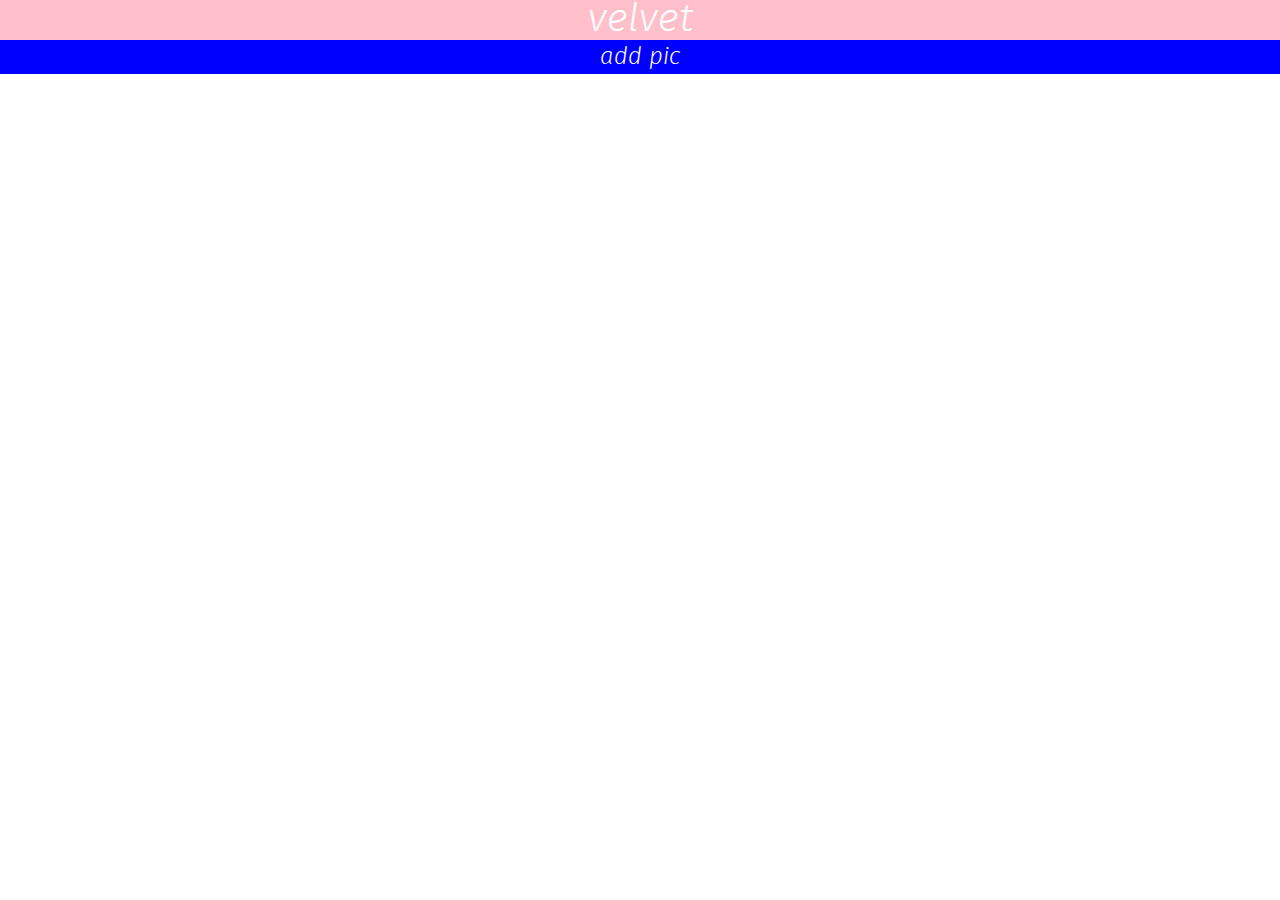
<file: index.html>
<!DOCTYPE html>
<html>
  <head>
    <title>storyvr</title>

    <meta charset="utf-8">
    <meta name="description" content="Interactive Web app to demonstrate the Firefox OS TV">
    <meta name="viewport" content="width=device-width">

    <link rel="stylesheet" href="css/app.css">
    <link rel="stylesheet" href="css/animate.css">
    <link rel="stylesheet" href="css/fira/fira.css">

    <script src="//povdocs.github.io/webvr-starter-kit/build/vr.js"></script>
    <script type="text/javascript" src="js/app.js" defer></script>
  </head>
  <body>

    <div id="container">
      <div id="start" class="hidden">velvet</div>
      <div id="snap" class="button">add pic</div>
      <div id="preview" class="button hidden">
        <video id="vid"></video>
        <div id="shutter" class="button hidden">take snapshot</div>
      </div>
    </div>

  </body>
</html>
</file>
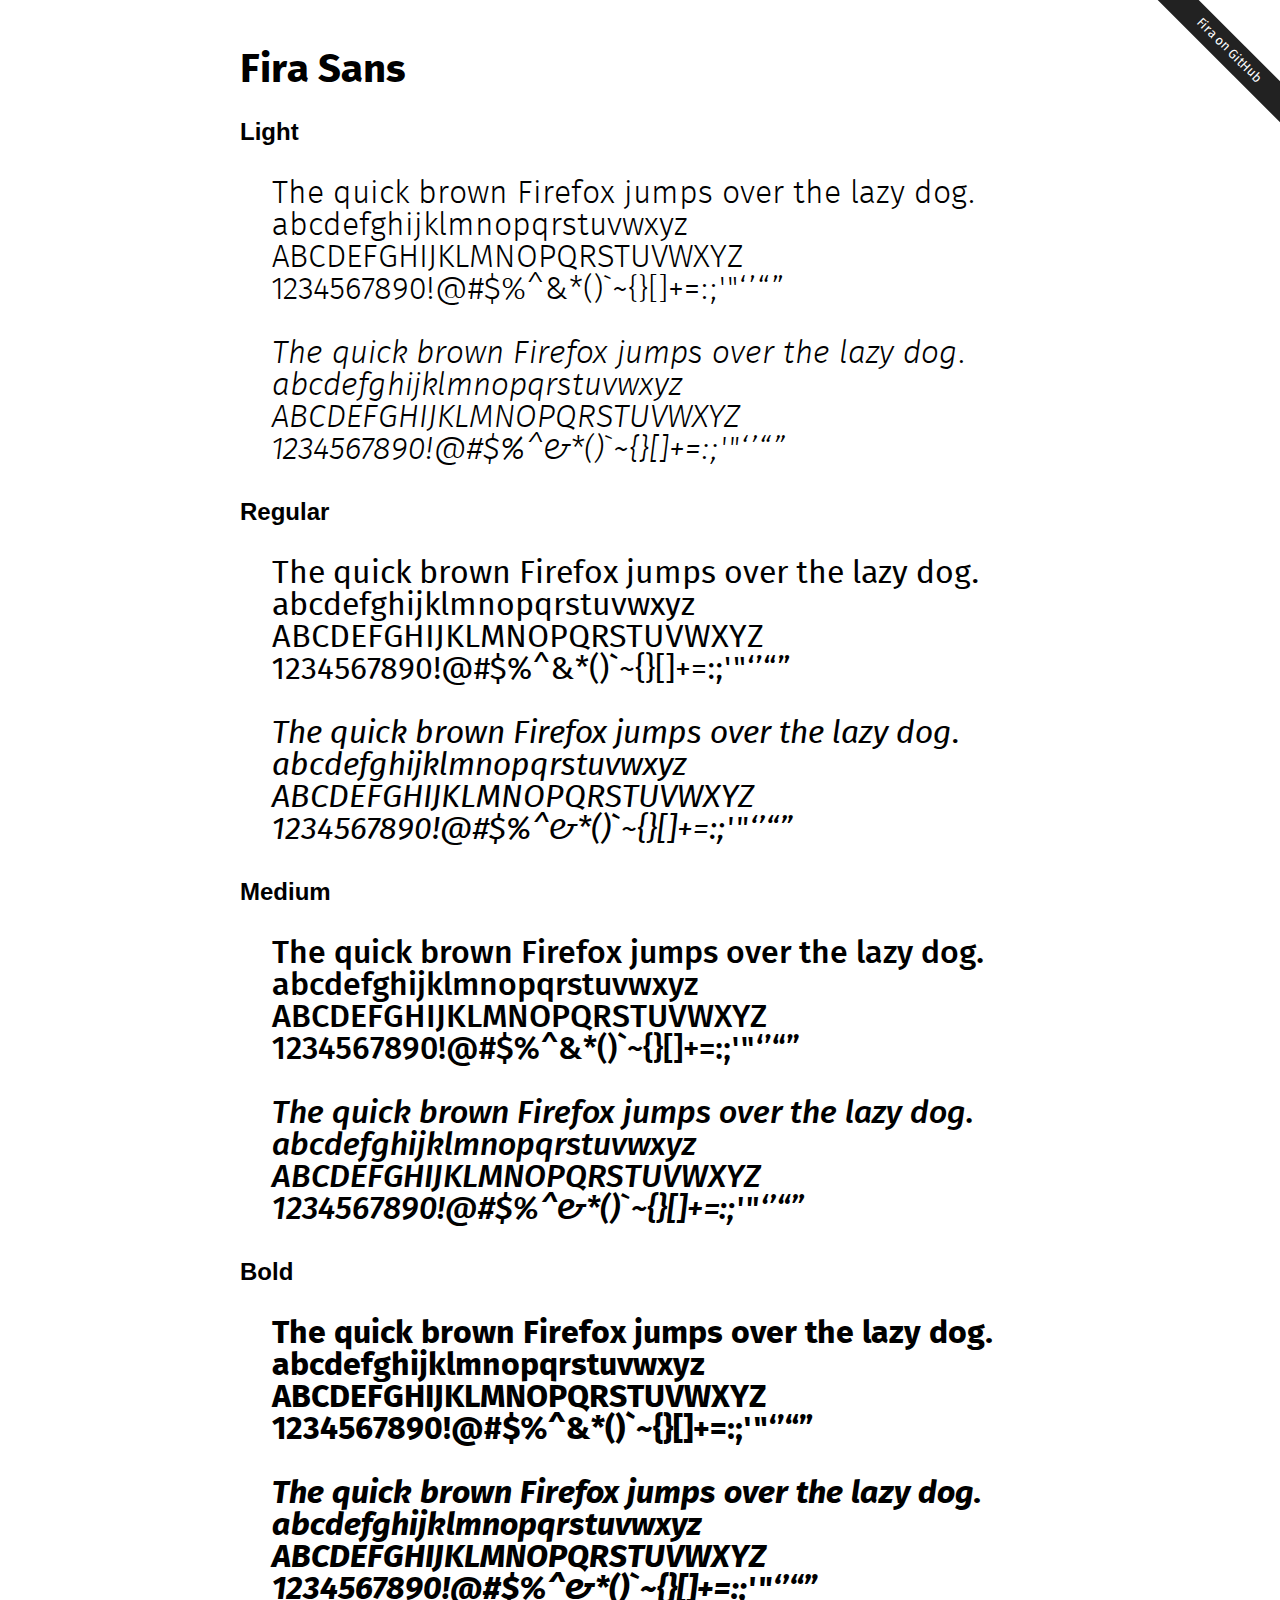
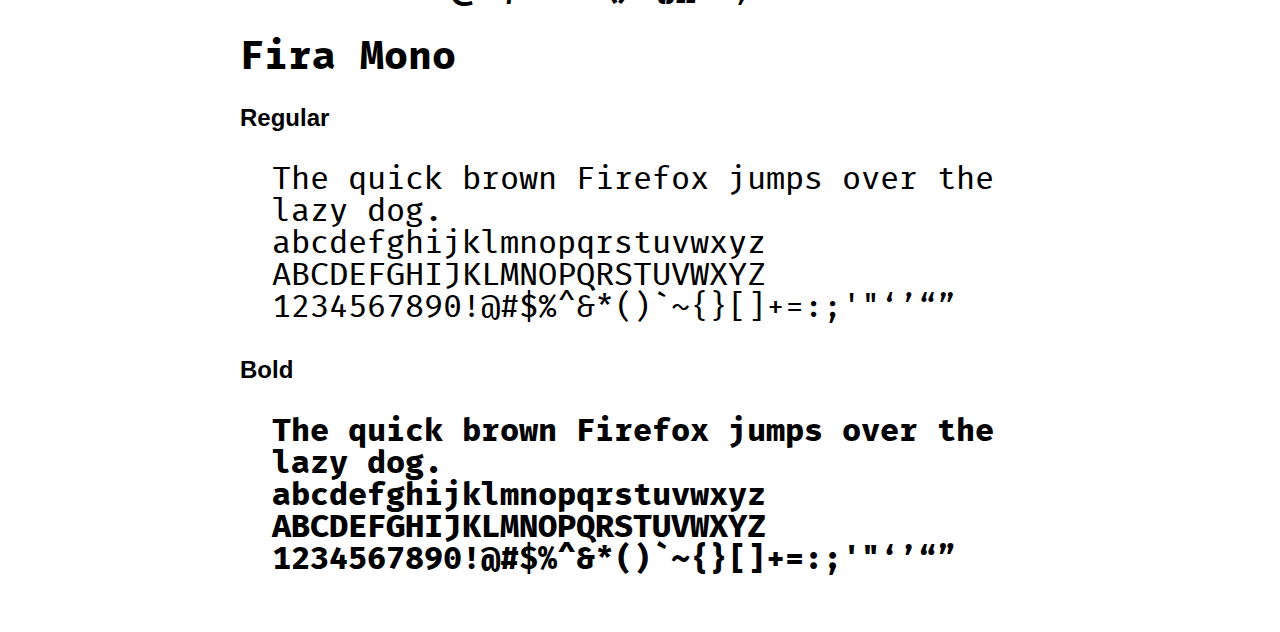
<file: css/fira/index.html>
<!doctype html>
<html>
  <head>
    <meta charset="utf-8">
    <meta name="viewport" content="width=device-width, user-scalable=no, initial-scale=1, maximum-scale=1">
    <title>Fira</title>
    <link rel="stylesheet" href="fira.css">
    <style>

        body {
            font-family: sans-serif;
            font-weight: 300;
            overflow-x: hidden;
        }
        article {
            margin: 0 auto;
            max-width: 800px;
            padding: 1em;
        }
        h1 {
            font-family: 'Fira Sans';
            font-size: 40px;
        }
        p {
            font-family: 'Fira Sans';
            font-size: 32px;
            padding: 0 1em;
        }
        .mono {
            font-family: 'Fira Mono';
        }
        .ribbon {
            background: none repeat scroll 0% 0% rgb(34, 34, 34);
            color: white;
            display: block;
            font: 400 13px 'Fira Sans';
            padding: 8px 150px;
            position: absolute;
            right: 0px;
            text-decoration: none;
            top: 0px;
            -webkit-transform: translate(50%, -50%) rotate(45deg) translateY(72px);
            -moz-transform: translate(50%, -50%) rotate(45deg) translateY(72px);
            -ms-transform: translate(50%, -50%) rotate(45deg) translateY(72px);
            -o-transform: translate(50%, -50%) rotate(45deg) translateY(72px);
            transform: translate(50%, -50%) rotate(45deg) translateY(72px);
            white-space: nowrap;
        }

        @media (max-width: 640px) {
            p {
                padding: 0;
                font-size: 18px;
            }
        }

    </style>
  </head>
  <body>
    <article>
        <h1>Fira Sans</h1>

        <h2>Light</h2>
        <p contenteditable style="font-weight: 300;">
            The quick brown Firefox jumps over the lazy dog.<br>
            abcdefghijklmnopqrstuvwxyz<br>
            ABCDEFGHIJKLMNOPQRSTUVWXYZ<br>
            1234567890!@#$%^&*()`~{}[]+=:;'"‘’“”
        </p>
        <p contenteditable style="font-weight: 300; font-style: italic;">
            The quick brown Firefox jumps over the lazy dog.<br>
            abcdefghijklmnopqrstuvwxyz<br>
            ABCDEFGHIJKLMNOPQRSTUVWXYZ<br>
            1234567890!@#$%^&*()`~{}[]+=:;'"‘’“”
        </p>

        <h2>Regular</h2>
        <p contenteditable style="font-weight: 400;">
            The quick brown Firefox jumps over the lazy dog.<br>
            abcdefghijklmnopqrstuvwxyz<br>
            ABCDEFGHIJKLMNOPQRSTUVWXYZ<br>
            1234567890!@#$%^&*()`~{}[]+=:;'"‘’“”
        </p>
        <p contenteditable style="font-weight: 400; font-style: italic;">
            The quick brown Firefox jumps over the lazy dog.<br>
            abcdefghijklmnopqrstuvwxyz<br>
            ABCDEFGHIJKLMNOPQRSTUVWXYZ<br>
            1234567890!@#$%^&*()`~{}[]+=:;'"‘’“”
        </p>

        <h2>Medium</h2>
        <p contenteditable style="font-weight: 500;">
            The quick brown Firefox jumps over the lazy dog.<br>
            abcdefghijklmnopqrstuvwxyz<br>
            ABCDEFGHIJKLMNOPQRSTUVWXYZ<br>
            1234567890!@#$%^&*()`~{}[]+=:;'"‘’“”
        </p>
        <p contenteditable style="font-weight: 500; font-style: italic;">
            The quick brown Firefox jumps over the lazy dog.<br>
            abcdefghijklmnopqrstuvwxyz<br>
            ABCDEFGHIJKLMNOPQRSTUVWXYZ<br>
            1234567890!@#$%^&*()`~{}[]+=:;'"‘’“”
        </p>

        <h2>Bold</h2>
        <p contenteditable style="font-weight: 600;">
            The quick brown Firefox jumps over the lazy dog.<br>
            abcdefghijklmnopqrstuvwxyz<br>
            ABCDEFGHIJKLMNOPQRSTUVWXYZ<br>
            1234567890!@#$%^&*()`~{}[]+=:;'"‘’“”
        </p>
        <p contenteditable style="font-weight: 600; font-style: italic;">
            The quick brown Firefox jumps over the lazy dog.<br>
            abcdefghijklmnopqrstuvwxyz<br>
            ABCDEFGHIJKLMNOPQRSTUVWXYZ<br>
            1234567890!@#$%^&*()`~{}[]+=:;'"‘’“”
        </p>

        <h1 class="mono">Fira Mono</h1>

        <h2>Regular</h2>
        <p contenteditable class="mono" style="font-weight: 400;">
            The quick brown Firefox jumps over the lazy dog.<br>
            abcdefghijklmnopqrstuvwxyz<br>
            ABCDEFGHIJKLMNOPQRSTUVWXYZ<br>
            1234567890!@#$%^&*()`~{}[]+=:;'"‘’“”
        </p>

        <h2>Bold</h2>
        <p contenteditable class="mono" style="font-weight: 600;">
            The quick brown Firefox jumps over the lazy dog.<br>
            abcdefghijklmnopqrstuvwxyz<br>
            ABCDEFGHIJKLMNOPQRSTUVWXYZ<br>
            1234567890!@#$%^&*()`~{}[]+=:;'"‘’“”
        </p>

        <a class="ribbon" href="https://github.com/mozilla/Fira">Fira on GitHub</a>
    </article>
  </body>
</html>
</file>
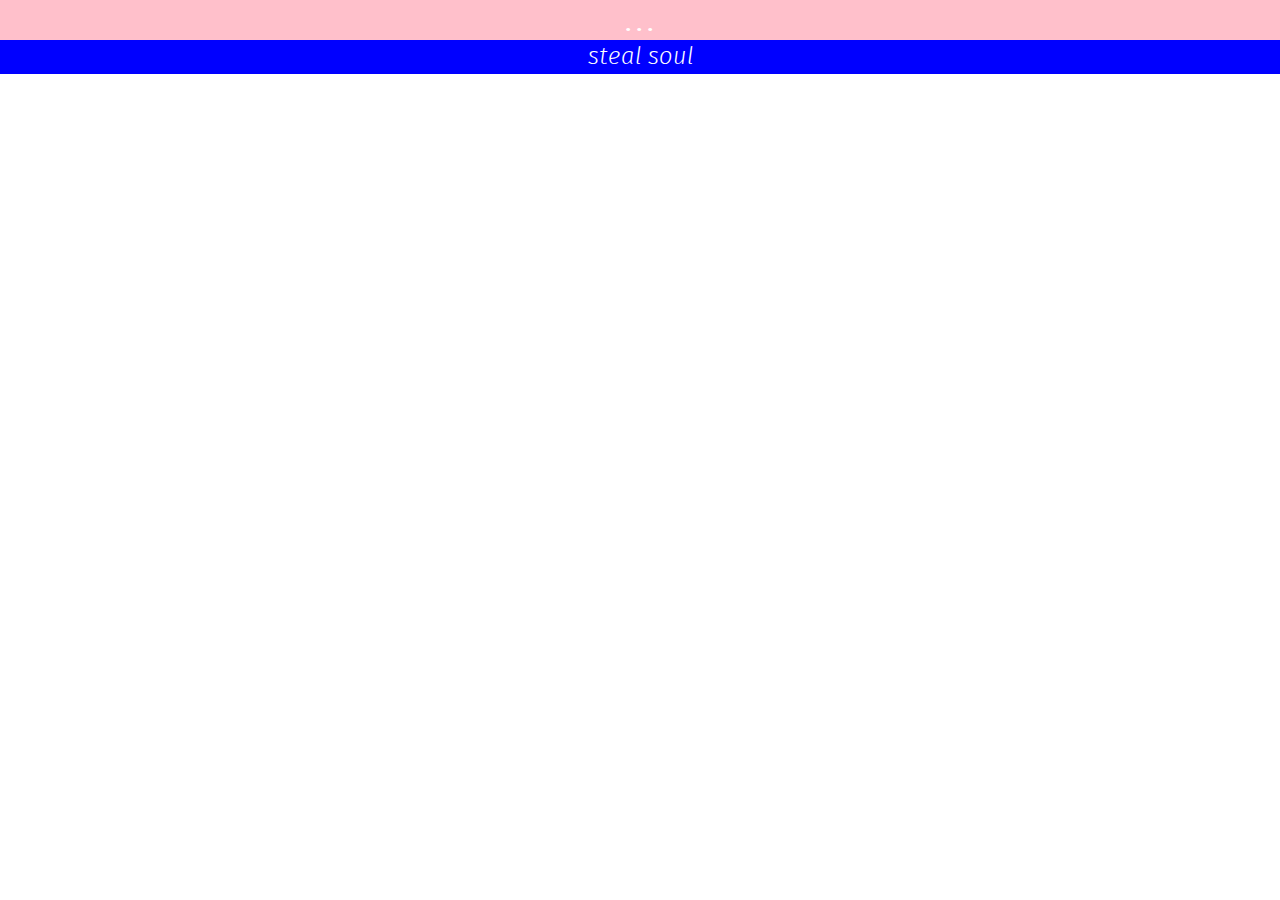
<file: test.html>
<!DOCTYPE html>
<html>
  <head>
    <title>storyvr</title>

    <meta charset="utf-8">
    <meta name="description" content="Interactive Web app to demonstrate the Firefox OS TV">
    <meta name="viewport" content="width=device-width">

    <link rel="stylesheet" href="css/app.css">
    <link rel="stylesheet" href="css/animate.css">
    <link rel="stylesheet" href="css/fira/fira.css">

    <script type="text/javascript" src="js/app.js" defer></script>
  </head>
  <body>

    <div id="container">
      <div id="start" class="hidden">...</div>
      <div id="snap" class="button">steal soul</div>
      <div id="preview" class="button hidden">
        <video id="vid"></video>
        <div id="shutter" class="button hidden">take snapshot</div>
      </div>
    </div>

  </body>
</html>
</file>
<file: css/app.css>
:root {
  --default-height: 6rem;
}

html, body {
  margin: 0;
  padding: 0;
  height: 100%;
}

body {
  font-size: 1.5rem;
  background-color: #ffffff;
  font-family: 'Fira Sans';
  font-weight: 100;
  font-style: italic;
  color: white;
}

#container {
  min-height: 100%;
  display: flex;
  flex-direction: column;
}

.button {
  padding: 0.3rem;
  text-align: center;
  cursor: pointer;
}

#start {
  text-align: center;
  font-size: 2.5rem;
  background-color: pink;
}

#snap {
  background-color: blue;
}

#preview {
  padding: 0;
}

#vid {
  width: 100%;
  margin: 0;
}

#shutter {
  background-color: red;
}

.hidden {
  display: none;
}
.visible {
  display: block;
}

.imagePreview {
  width: 30%;
}
</file>
<file: css/fira/fira.css>
@font-face{
    font-family: 'Fira Sans';
    src: url('eot/FiraSans-Light.eot');
    src: local('Fira Sans Light'),
         url('eot/FiraSans-Light.eot') format('embedded-opentype'),
         url('woff/FiraSans-Light.woff') format('woff'),
         url('ttf/FiraSans-Light.ttf') format('truetype');
    font-weight: 300;
    font-style: normal;
}

@font-face{
    font-family: 'Fira Sans';
    src: url('eot/FiraSans-LightItalic.eot');
    src: local('Fira Sans Light Italic'),
         url('eot/FiraSans-LightItalic.eot') format('embedded-opentype'),
         url('woff/FiraSans-LightItalic.woff') format('woff'),
         url('ttf/FiraSans-LightItalic.ttf') format('truetype');
    font-weight: 300;
    font-style: italic;
}

@font-face{
    font-family: 'Fira Sans';
    src: url('eot/FiraSans-Regular.eot');
    src: local('Fira Sans Regular'),
         url('eot/FiraSans-Regular.eot') format('embedded-opentype'),
         url('woff/FiraSans-Regular.woff') format('woff'),
         url('ttf/FiraSans-Regular.ttf') format('truetype');
    font-weight: 400;
    font-style: normal;
}

@font-face{
    font-family: 'Fira Sans';
    src: url('eot/FiraSans-RegularItalic.eot');
    src: local('Fira Sans Regular Italic'),
         url('eot/FiraSans-RegularItalic.eot') format('embedded-opentype'),
         url('woff/FiraSans-RegularItalic.woff') format('woff'),
         url('ttf/FiraSans-RegularItalic.ttf') format('truetype');
    font-weight: 400;
    font-style: italic;
}

@font-face{
    font-family: 'Fira Sans';
    src: url('eot/FiraSans-Medium.eot');
    src: local('Fira Sans Medium'),
         url('eot/FiraSans-Medium.eot') format('embedded-opentype'),
         url('woff/FiraSans-Medium.woff') format('woff'),
         url('ttf/FiraSans-Medium.ttf') format('truetype');
    font-weight: 500;
    font-style: normal;
}

@font-face{
    font-family: 'Fira Sans';
    src: url('eot/FiraSans-MediumItalic.eot');
    src: local('Fira Sans Medium Italic'),
         url('eot/FiraSans-MediumItalic.eot') format('embedded-opentype'),
         url('woff/FiraSans-MediumItalic.woff') format('woff'),
         url('ttf/FiraSans-MediumItalic.ttf') format('truetype');
    font-weight: 500;
    font-style: italic;
}

@font-face{
    font-family: 'Fira Sans';
    src: url('eot/FiraSans-Bold.eot');
    src: local('Fira Sans Bold'),
         url('eot/FiraSans-Bold.eot') format('embedded-opentype'),
         url('woff/FiraSans-Bold.woff') format('woff'),
         url('ttf/FiraSans-Bold.ttf') format('truetype');
    font-weight: 600;
    font-style: normal;
}

@font-face{
    font-family: 'Fira Sans';
    src: url('eot/FiraSans-BoldItalic.eot');
    src: local('Fira Sans Bold Italic'),
         url('eot/FiraSans-BoldItalic.eot') format('embedded-opentype'),
         url('woff/FiraSans-BoldItalic.woff') format('woff'),
         url('ttf/FiraSans-BoldItalic.ttf') format('truetype');
    font-weight: 600;
    font-style: italic;
}

@font-face{
    font-family: 'Fira Mono';
    src: url('eot/FiraMono-Regular.eot');
    src: local('Fira Mono'),
         url('eot/FiraMono-Regular.eot') format('embedded-opentype'),
         url('woff/FiraMono-Regular.woff') format('woff'),
         url('ttf/FiraMono-Regular.ttf') format('truetype');
    font-weight: 400;
    font-style: normal;
}

@font-face{
    font-family: 'Fira Mono';
    src: url('eot/FiraMono-Bold.eot');
    src: local('Fira Mono Bold'),
         url('eot/FiraMono-Bold.eot') format('embedded-opentype'),
         url('woff/FiraMono-Bold.woff') format('woff'),
         url('ttf/FiraMono-Bold.ttf') format('truetype');
    font-weight: 600;
    font-style: normal;
}
</file>
